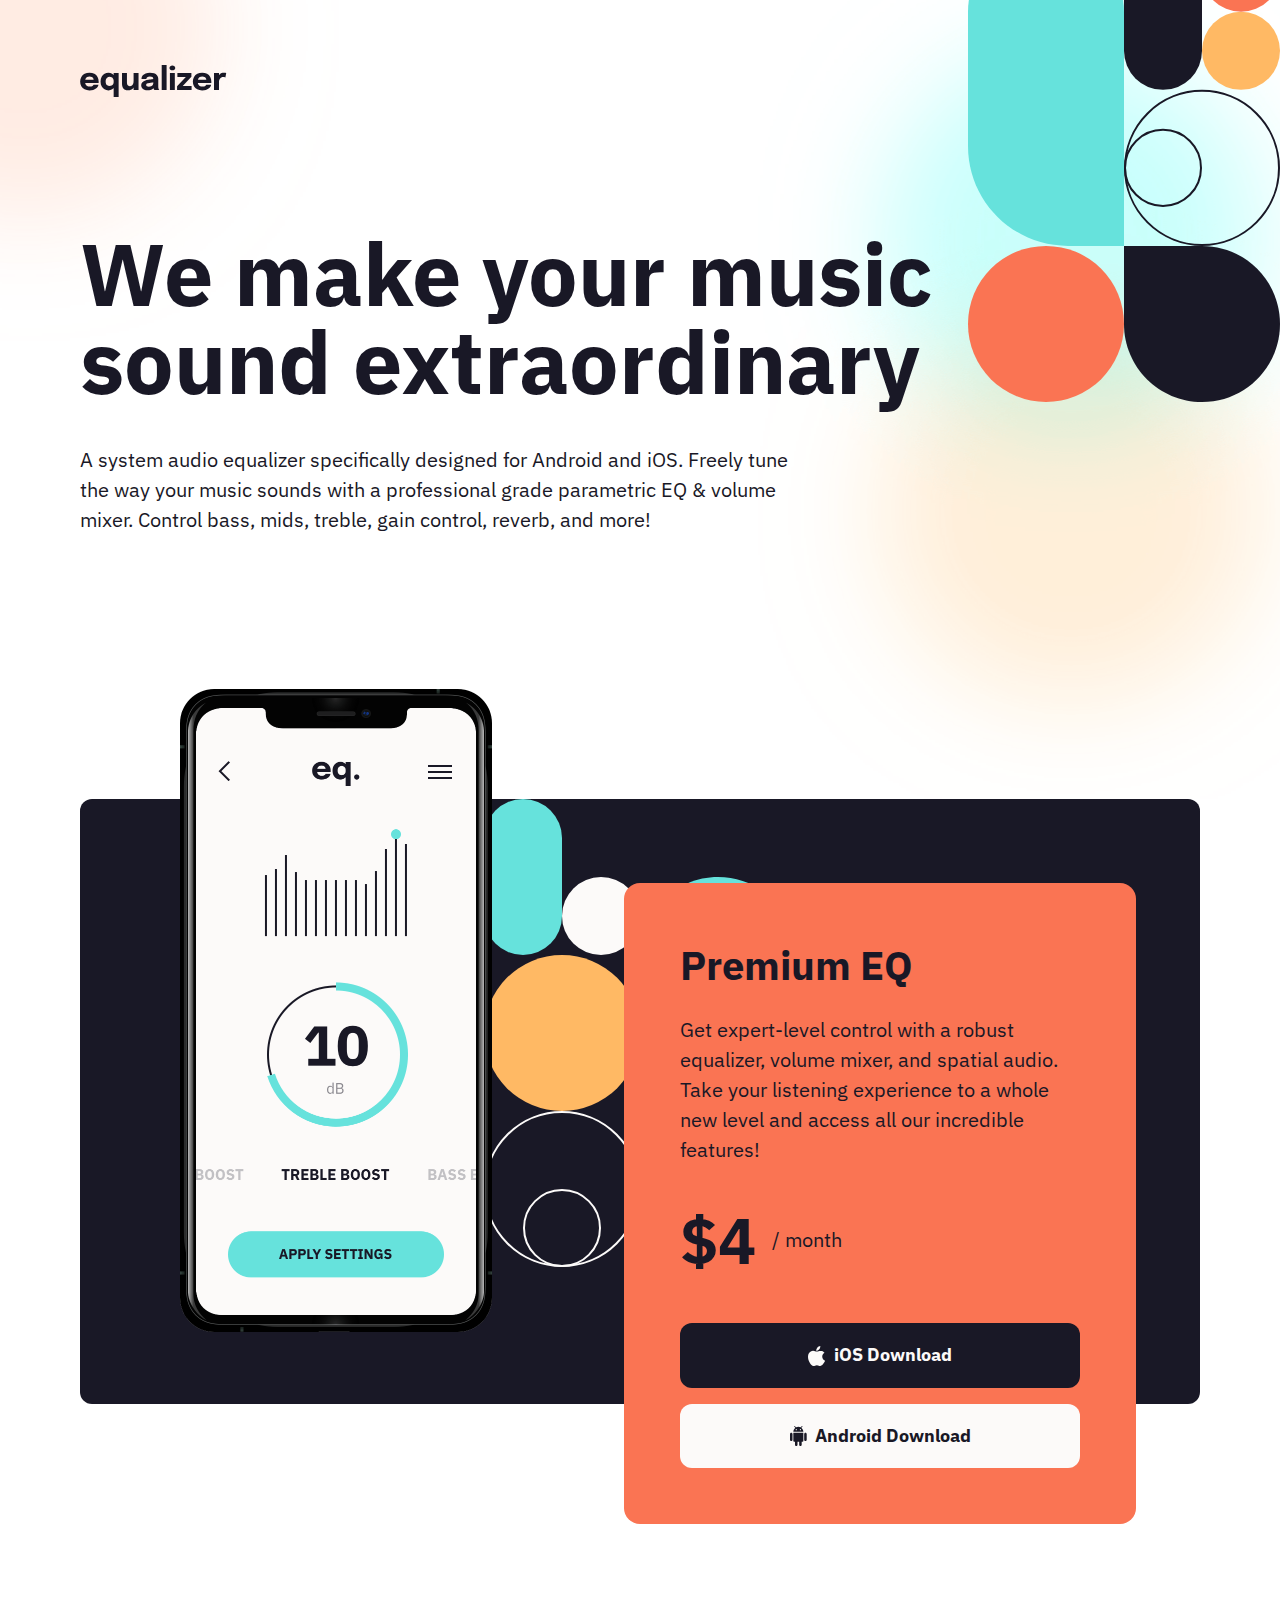
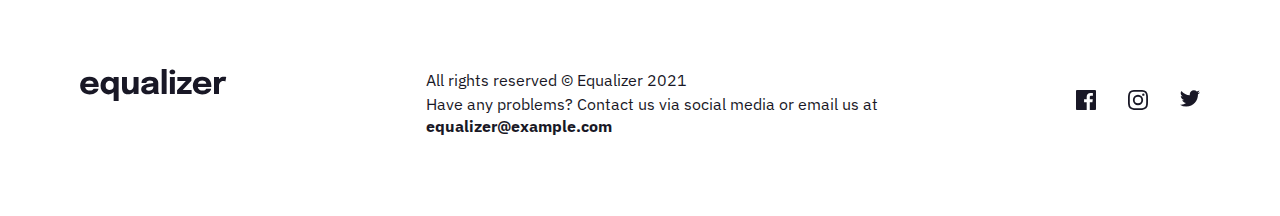
<file: index.html>
<!DOCTYPE html>
<html lang="en">
  <head>
    <meta charset="UTF-8" />
    <meta name="viewport" content="width=device-width, initial-scale=1.0" />

    <link
      rel="icon"
      type="image/png"
      sizes="32x32"
      href="./src/assets/favicon-32x32.png"
    />

    <title>Frontend Mentor | Equalizer landing page</title>

    <link rel="preconnect" href="https://fonts.googleapis.com" />
    <link rel="preconnect" href="https://fonts.gstatic.com" crossorigin />
    <link
      href="https://fonts.googleapis.com/css2?family=IBM+Plex+Sans:wght@400..700&display=swap"
      rel="stylesheet"
    />

    <link rel="stylesheet" href="styles.css" />
  </head>
  <body>
    <header>
      <section class="hero">
        <div class="container">
          <div class="hero-wrapper column">
            <a href="#" class="logo"
              ><img src="src/assets/svgs/logo.svg" alt="equalizer logo"
            /></a>

            <div class="hero__content column">
              <h1 class="hero__title">
                We make your music sound extraordinary
              </h1>

              <p class="hero__text">
                A system audio equalizer specifically designed for Android and
                iOS. Freely tune the way your music sounds with a professional
                grade parametric EQ & volume mixer. Control bass, mids, treble,
                gain control, reverb, and more!
              </p>
            </div>
          </div>
        </div>
      </section>
    </header>

    <main>
      <section class="main__content">
        <div class="container">
          <div class="main__background"></div>
          <div class="image-wrapper">
            <img
              class="phone-img"
              src="src/assets/images/illustration-app.png"
              alt="phone with app example"
            />
          </div>

          <div class="card-wrapper">
            <div class="card column">
              <div class="card__content column">
                <div class="card__text column">
                  <h2 class="card__title">Premium EQ</h2>

                  <p class="card__text">
                    Get expert-level control with a robust equalizer, volume
                    mixer, and spatial audio. Take your listening experience to
                    a whole new level and access all our incredible features!
                  </p>
                </div>

                <p class="price row"><span class="amount">$4</span> / month</p>
              </div>
              <div class="buttons column">
                <a href="#" class="btn--solid btn--solid">
                  <svg
                    width="18"
                    height="20"
                    xmlns="http://www.w3.org/2000/svg"
                  >
                    <path
                      d="M12.683 4.681c1.359 0 2.798.745 3.821 2.029-3.356 1.851-2.812 6.674.58 7.965-.467 1.04-.69 1.504-1.292 2.425-.839 1.285-2.02 2.886-3.486 2.897-1.302.014-1.637-.852-3.403-.842-1.766.009-2.134.857-3.437.845C4 19.987 2.88 18.542 2.042 17.257-.302 13.667-.549 9.45.897 7.207c1.029-1.592 2.651-2.523 4.175-2.523 1.551 0 2.527.856 3.812.856 1.247 0 2.005-.859 3.8-.859ZM12.291 0c.178 1.215-.315 2.405-.968 3.246-.697.904-1.901 1.603-3.066 1.566-.213-1.163.332-2.36.995-3.167C9.978.756 11.224.074 12.291 0Z"
                      fill="#FCFAF9"
                    />
                  </svg>
                  <p>iOS Download</p></a
                >
                <a href="#" class="btn--solid btn--solid--inverted">
                  <svg
                    width="17"
                    height="20"
                    xmlns="http://www.w3.org/2000/svg"
                  >
                    <path
                      d="M13.362 6.638v8.35c0 .502-.334.836-.836.836h-.836v2.924c0 .669-.583 1.252-1.251 1.252-.67 0-1.252-.583-1.252-1.252v-2.924H7.515v2.924c0 .669-.583 1.252-1.252 1.252s-1.252-.583-1.252-1.252v-2.924h-.836c-.501 0-.836-.334-.836-.835v-8.35h10.023Zm2.088 0c.669 0 1.252.586 1.252 1.251v5.848c0 .668-.583 1.252-1.252 1.252s-1.252-.584-1.252-1.252V7.889c0-.665.583-1.25 1.252-1.25Zm-14.198 0c.669 0 1.252.586 1.252 1.251v5.848c0 .668-.583 1.252-1.252 1.252S0 14.405 0 13.737V7.889c0-.665.583-1.25 1.252-1.25ZM11.776.126a.4.4 0 0 1 .583 0 .401.401 0 0 1 0 .583l-1.085 1.084c.35.234.667.52.942.846.66.782 1.081 1.8 1.139 2.902l.002.034c.003.075.005.15.005.227H3.34c0-.076.002-.152.006-.227l.002-.034a4.908 4.908 0 0 1 1.138-2.902 4.52 4.52 0 0 1 .942-.846L4.343.71a.4.4 0 0 1 0-.583.4.4 0 0 1 .583 0l1.12 1.118.053.051c.664-.333 1.41-.499 2.24-.5h.024c.83.001 1.575.167 2.24.5l.052-.051ZM6.262 3.09a.626.626 0 1 0 0 1.252.626.626 0 0 0 0-1.252Zm4.178 0a.626.626 0 1 0 0 1.252.626.626 0 0 0 0-1.252Z"
                      fill="#191826"
                    />
                  </svg>
                  <p>Android Download</p></a
                >
              </div>
            </div>
          </div>
        </div>
      </section>
    </main>

    <footer class="footer">
      <div class="container">
        <div class="footer__content">
          <a href="#" class="logo"
            ><img src="src/assets/svgs/logo.svg" alt="equalizer logo"
          /></a>
          <div class="footer__text">
            <p>All rights reserved © Equalizer 2021</p>
            <p>Have any problems? Contact us via social media or email us at</p>
            <a href="mailto:equalizer@example.com" class="footer__email"
              >equalizer@example.com</a
            >
          </div>
          <ul class="socials row">
            <li>
              <a href="https://facebook.com">
                <svg width="20" height="20" xmlns="http://www.w3.org/2000/svg">
                  <path
                    d="M18.896 0H1.104C.494 0 0 .494 0 1.104v17.793C0 19.506.494 20 1.104 20h9.58v-7.745H8.076V9.237h2.606V7.01c0-2.583 1.578-3.99 3.883-3.99 1.104 0 2.052.082 2.329.119v2.7h-1.598c-1.254 0-1.496.597-1.496 1.47v1.928h2.989l-.39 3.018h-2.6V20h5.098c.608 0 1.102-.494 1.102-1.104V1.104C20 .494 19.506 0 18.896 0Z"
                    fill="#191826"
                  />
                </svg>
              </a>
            </li>
            <li>
              <a href="https://instagram.com">
                <svg width="20" height="20" xmlns="http://www.w3.org/2000/svg">
                  <path
                    d="M10 1.802c2.67 0 2.987.01 4.042.059 2.71.123 3.975 1.409 4.099 4.099.048 1.054.057 1.37.057 4.04 0 2.672-.01 2.988-.057 4.042-.124 2.687-1.387 3.975-4.1 4.099-1.054.048-1.37.058-4.041.058-2.67 0-2.987-.01-4.04-.058-2.718-.124-3.977-1.416-4.1-4.1-.048-1.054-.058-1.37-.058-4.041 0-2.67.01-2.986.058-4.04.124-2.69 1.387-3.977 4.1-4.1 1.054-.048 1.37-.058 4.04-.058ZM10 0C7.284 0 6.944.012 5.877.06 2.246.227.227 2.242.061 5.877.01 6.944 0 7.284 0 10s.012 3.057.06 4.123c.167 3.632 2.182 5.65 5.817 5.817 1.067.048 1.407.06 4.123.06s3.057-.012 4.123-.06c3.629-.167 5.652-2.182 5.816-5.817.05-1.066.061-1.407.061-4.123s-.012-3.056-.06-4.122C19.777 2.249 17.76.228 14.124.06 13.057.01 12.716 0 10 0Zm0 4.865a5.135 5.135 0 1 0 0 10.27 5.135 5.135 0 0 0 0-10.27Zm0 8.468a3.333 3.333 0 1 1 0-6.666 3.333 3.333 0 0 1 0 6.666Zm5.338-9.87a1.2 1.2 0 1 0 0 2.4 1.2 1.2 0 0 0 0-2.4Z"
                    fill="#191826"
                  />
                </svg>
              </a>
            </li>
            <li>
              <a href="https://twitter.com">
                <svg width="20" height="17" xmlns="http://www.w3.org/2000/svg">
                  <path
                    d="M20 2.172a8.192 8.192 0 0 1-2.357.646 4.11 4.11 0 0 0 1.805-2.27 8.22 8.22 0 0 1-2.606.996A4.096 4.096 0 0 0 13.847.248c-2.65 0-4.596 2.472-3.998 5.037A11.648 11.648 0 0 1 1.392 1a4.109 4.109 0 0 0 1.27 5.478 4.086 4.086 0 0 1-1.858-.513c-.045 1.9 1.318 3.679 3.291 4.075a4.113 4.113 0 0 1-1.853.07 4.106 4.106 0 0 0 3.833 2.849A8.25 8.25 0 0 1 0 14.658a11.616 11.616 0 0 0 6.29 1.843c7.618 0 11.923-6.434 11.663-12.205A8.354 8.354 0 0 0 20 2.172Z"
                    fill="#191826"
                  />
                </svg>
              </a>
            </li>
          </ul>
        </div>
      </div>
    </footer>
  </body>
</html>
</file>
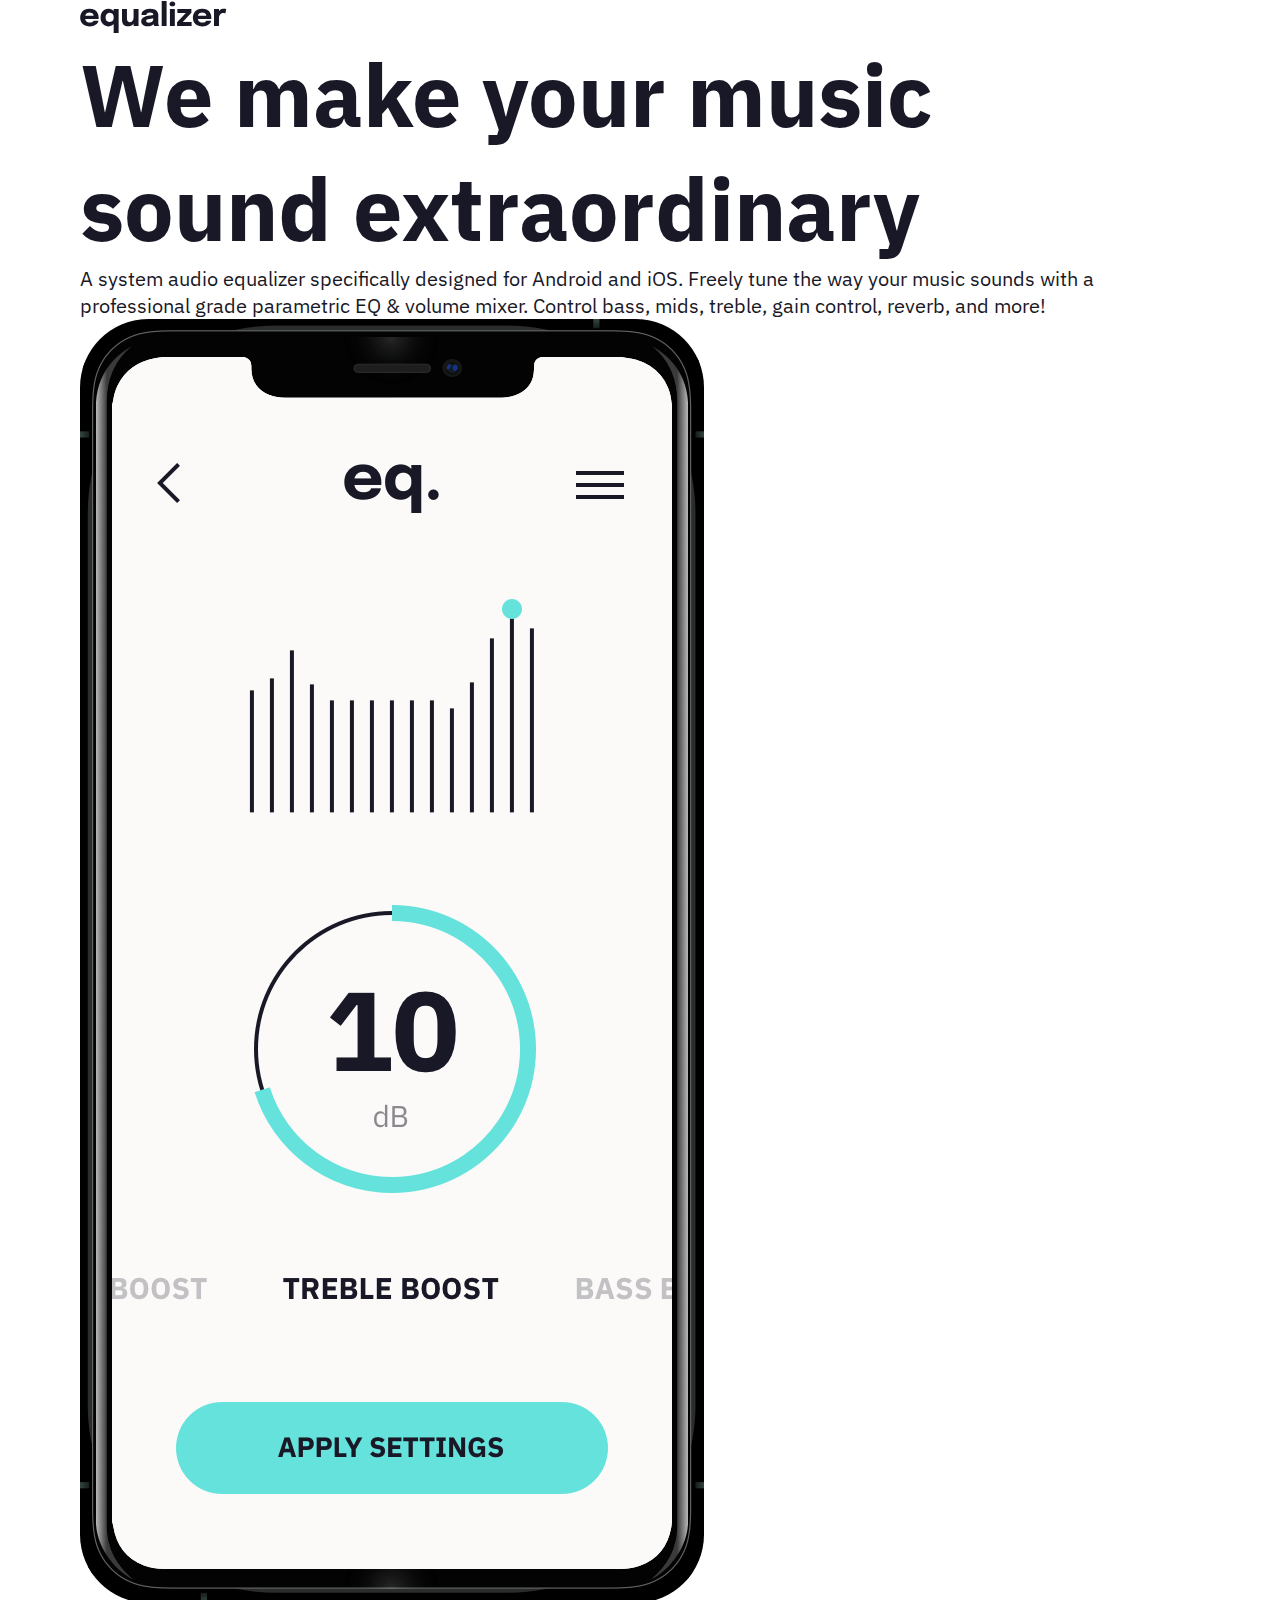
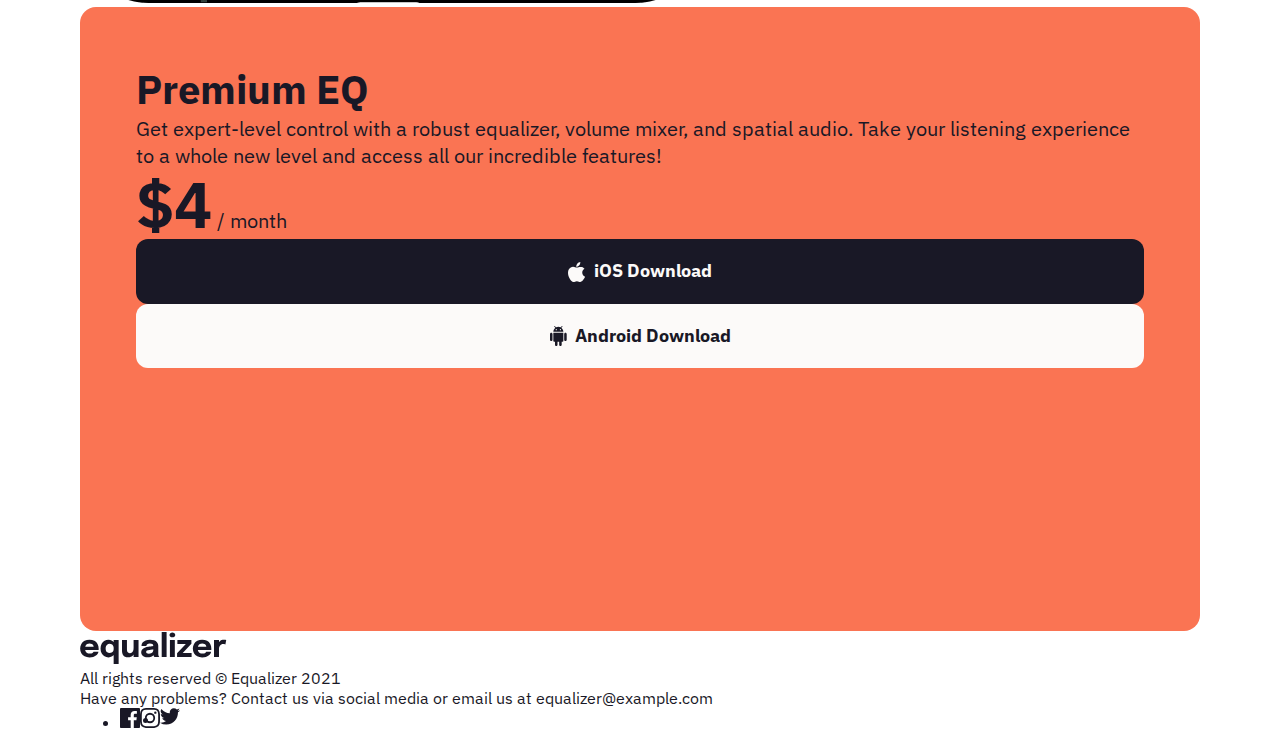
<file: src/index.html>
<!DOCTYPE html>
<html lang="en">
  <head>
    <meta charset="UTF-8" />
    <meta name="viewport" content="width=device-width, initial-scale=1.0" />

    <link
      rel="icon"
      type="image/png"
      sizes="32x32"
      href="./assets/favicon-32x32.png"
    />

    <title>Frontend Mentor | Equalizer landing page</title>

    <link rel="preconnect" href="https://fonts.googleapis.com" />
    <link rel="preconnect" href="https://fonts.gstatic.com" crossorigin />
    <link
      href="https://fonts.googleapis.com/css2?family=IBM+Plex+Sans:wght@400..700&display=swap"
      rel="stylesheet"
    />

    <link rel="stylesheet" href="styles.css" />
  </head>
  <body>
    <header>
      <section class="hero">
        <div class="container">
          <a href="#" class="logo"
            ><img src="assets/svgs/logo.svg" alt="equalizer logo"
          /></a>

          <div class="hero__content">
            <h1 class="hero__title">We make your music sound extraordinary</h1>

            <p class="hero__text">
              A system audio equalizer specifically designed for Android and
              iOS. Freely tune the way your music sounds with a professional
              grade parametric EQ & volume mixer. Control bass, mids, treble,
              gain control, reverb, and more!
            </p>
          </div>
        </div>
      </section>
    </header>

    <main>
      <section class="main__content">
        <div class="container">
          <img
            src="assets/images/illustration-app.png"
            alt="phone with app example"
          />
          <div class="card">
            <h2 class="card__title">Premium EQ</h2>

            <p class="card__text">
              Get expert-level control with a robust equalizer, volume mixer,
              and spatial audio. Take your listening experience to a whole new
              level and access all our incredible features!
            </p>

            <p class="price"><span class="amount">$4</span> / month</p>

            <a href="#" class="btn--solid btn--solid">
              <img
                src="assets/svgs/icon-apple.svg"
                alt="apple icon"
                height="20"
              />
              <p>iOS Download</p></a
            >
            <a href="#" class="btn--solid btn--solid--inverted">
              <img
                src="assets/svgs/icon-android.svg"
                alt="android icon"
                height="20"
              />
              <p>Android Download</p></a
            >
          </div>
        </div>
      </section>
    </main>

    <footer class="footer">
      <div class="container">
        <div class="footer__content">
          <a href="#" class="logo"
            ><img src="assets/svgs/logo.svg" alt="equalizer logo"
          /></a>
          <div class="text">
            <p>All rights reserved © Equalizer 2021</p>
            <p>
              Have any problems? Contact us via social media or email us at
              equalizer@example.com
            </p>
          </div>
          <ul class="socials row">
            <li>
              <a href="https://facebook.com"
                ><img src="assets/svgs/icon-facebook.svg" alt="facebook"
              /></a>
            </li>
            <li>
              <a href="https://instagram.com"
                ><img src="assets/svgs/icon-instagram.svg" alt="instagram"
              /></a>
            </li>
            <li>
              <a href="https://twitter.com"
                ><img src="assets/svgs/icon-twitter.svg" alt="twitter"
              /></a>
            </li>
          </ul>
        </div>
      </div>
    </footer>
  </body>
</html>
</file>
<file: styles.css>
*,
*::before,
*::after {
  margin: 0;
  box-sizing: border-box;
}

:root {
  /* COLORS */
  --cyan: #66e2dc;
  --orange: #fa7453;
  --yellow: #ffb964;
  --white: #fcfaf9;
  --slate: #191826;
}

body {
  font-family: "IBM Plex Sans", sans-serif;
  font-weight: 700;
  color: var(--slate);
}

a {
  font-family: inherit;
  color: inherit;
}

p {
  font-size: clamp(1rem, 0.8742rem + 0.5369vw, 1.25rem);
  font-weight: 400;
  max-width: 60ch;
  line-height: 150%;
}

footer p {
  font-size: 1rem; /* 16px */
}

img {
  max-width: 100%;
}

h1 {
  font-size: clamp(2.5rem, 0.9899rem + 6.443vw, 5.5rem);
  line-height: 100%;
}

h2 {
  font-size: 2.5rem; /* 40px */
}

.container {
  width: 90%;
  margin: 0 auto;
  max-width: 1120px;
}

.row {
  display: flex;
}

.column {
  display: flex;
  flex-direction: column;
}

/* Header */
header {
  background-image: url("src/assets/images/bg-main-mobile.png");
  background-position: left 90%;
  background-repeat: no-repeat;
  background-size: auto;
}

.hero {
  padding: 4rem 0;
}

.hero-wrapper.column {
  gap: clamp(4rem, 1.9866rem + 8.5906vw, 8rem);
}

.hero__content.column {
  gap: 2.5rem;
}

@media only screen and (min-width: 48rem) {
  header {
    background-image: url("src/assets/svgs/bg-pattern-1.svg"),
      url("src/assets/images/bg-main-tablet.png");
    background-size: 30%, auto;
    background-position: top -7% right -7%, center right 25%;
  }
}

@media only screen and (min-width: 48rem) and (max-width: 63.5rem) {
  h1 {
    max-width: 15ch;
  }

  p {
    max-width: 46ch;
  }
}

@media only screen and (min-width: 64rem) {
  header {
    background-image: url("src/assets/svgs/bg-pattern-1.svg"),
      url("src/assets/images/bg-main-desktop.png");
    background-size: auto, auto;
    background-position: top -20% right, top 25% right 50%;
    background-repeat: no-repeat;
  }
}

/* Main */
.main__background {
  background-image: url("src/assets/svgs/bg-pattern-2.svg");
  background-color: var(--slate);
  background-repeat: no-repeat;
  background-size: auto;
  background-position: top center;
}

.phone-img {
  display: block;
  max-width: 55%;
  margin: 0 auto;
}

.card {
  background: var(--orange);
  padding: clamp(3rem, 2.7483rem + 1.0738vw, 3.5rem)
    clamp(1.25rem, 0.1174rem + 4.8322vw, 3.5rem);
  min-height: 39rem;
}

.card.column {
  gap: 3rem;
}

.card__content.column {
  gap: 2.5rem;
}

.card__text.column {
  gap: 1.5rem;
}

.price {
  align-items: center;
  gap: 1rem;
}

.amount {
  font-size: 4rem;
  font-weight: 700;
  line-height: 1.1em;
}

.buttons.column {
  gap: 1rem;
}

.btn--solid {
  text-decoration: none;
  padding: 1rem 2rem;
  display: flex;
  justify-content: center;
  align-items: center;
  gap: 0.5rem;
  background: var(--slate);
  color: var(--white);
  border-radius: 0.75rem;

  p {
    font-size: 1.125rem;
    font-weight: 700;
    line-height: 180%;
  }

  &:hover {
    color: var(--slate);
    background: var(--cyan);

    svg > path {
      fill: var(--slate);
    }
  }
}

.btn--solid--inverted {
  background: var(--white);
  color: var(--slate);

  &:hover {
    background: var(--yellow);
  }
}

@media only screen and (max-width: 48rem) {
  .main__content > .container {
    width: 100%;
  }
}

@media only screen and (min-width: 48rem) {
  .hero {
    padding-bottom: 16.5rem;
  }

  .main__content {
    padding: 0 0 12.5rem;
  }

  .main__content .container {
    position: relative;
    display: grid;
    grid-template-columns: repeat(2, 1fr);
    gap: 2rem;
    padding-right: 4rem;
  }

  .main__background {
    position: absolute;
    top: 0;
    left: 0;
    right: 0;
    bottom: 0;
    width: 100%;
    z-index: -1;
    border-radius: 0.75rem;
  }

  .image-wrapper {
    margin-top: -6.875rem;
  }

  .phone-img {
    max-width: 61%;
  }

  .card-wrapper {
    margin-top: 5.25rem;
    margin-bottom: -7.5rem;
  }

  .card {
    border-radius: 1rem;
  }
}

/* Footer */
.footer {
  padding: 4rem 0 5rem;
}

.footer__content {
  display: flex;
  flex-direction: column;
  gap: 2rem;
}

.footer__email {
  text-decoration: none;
}

.socials {
  list-style: none;
  gap: 2rem;
  padding: 0;

  & > li:hover svg > path {
    fill: var(--orange);
  }
}

@media only screen and (min-width: 48rem) {
  .footer__content {
    flex-direction: row;
    justify-content: space-between;
    flex-wrap: wrap;
  }

  .logo {
    flex-grow: 1;
    width: 100%;
  }

  .socials {
    align-self: center;
  }
}

@media only screen and (min-width: 64rem) {
  .footer__content {
    flex-wrap: nowrap;
  }

  .logo {
    flex-grow: 0;
    width: auto;
  }
}
</file>
<file: src/styles.css>
*,
*::before,
*::after {
  margin: 0;
  box-sizing: border-box;
}

:root {
  /* COLORS */
  --cyan: #66e2dc;
  --orange: #fa7453;
  --yellow: #ffb964;
  --white: #fcfaf9;
  --slate: #191826;
}

body {
  font-family: "IBM Plex Sans", sans-serif;
  font-weight: 700;
  color: var(--slate);
}

a {
  font-family: inherit;
  color: inherit;
}

p {
  font-size: clamp(1rem, 0.8742rem + 0.5369vw, 1.25rem);
  font-weight: 400;
}

footer p {
  font-size: 1rem; /* 16px */
}

img {
  max-width: 100%;
}

h1 {
  font-size: clamp(2.5rem, 0.9899rem + 6.443vw, 5.5rem);
}

h2 {
  font-size: 2.5rem; /* 40px */
}

.container {
  width: 90%;
  margin: 0 auto;
  max-width: 1120px;
}

.row {
  display: flex;
}

.column {
  display: flex;
  flex-direction: column;
}

/* Main */
.main__background {
  background-image: url("assets/svgs/bg-pattern-2.svg");
  background-color: var(--slate);
  background-repeat: no-repeat;
  background-size: contain;
  background-position: top center;
}

.phone-img {
  display: block;
  max-width: 55%;
  margin: 0 auto;
}

@media only screen and (max-width: 48rem) {
  .main__content > .container {
    width: 100%;
  }
}

.card {
  background: var(--orange);
  padding: clamp(3rem, 2.7483rem + 1.0738vw, 3.5rem)
    clamp(1.25rem, 0.1174rem + 4.8322vw, 3.5rem);
  min-height: 39rem;
}

@media only screen and (min-width: 48rem) {
  .card {
    border-radius: 1rem;
  }
}

.card.column {
  gap: 3rem;
}

.card__content.column {
  gap: 2.5rem;
}

.card__text.column {
  gap: 1.5rem;
}

.price {
  align-items: center;
  gap: 1rem;
}

.amount {
  font-size: 4rem;
  font-weight: 700;
  line-height: 1.1em;
}

.buttons.column {
  gap: 1rem;
}

.btn--solid {
  display: block;
  text-decoration: none;
  padding: 1rem 2rem;
  display: flex;
  justify-content: center;
  align-items: center;
  gap: 0.5rem;
  background: var(--slate);
  color: var(--white);
  border-radius: 0.75rem;

  p {
    font-size: 1.125rem;
    font-weight: 700;
    line-height: 1.8em;
  }
}

.btn--solid--inverted {
  background-color: var(--white);
  color: var(--slate);
}
</file>
